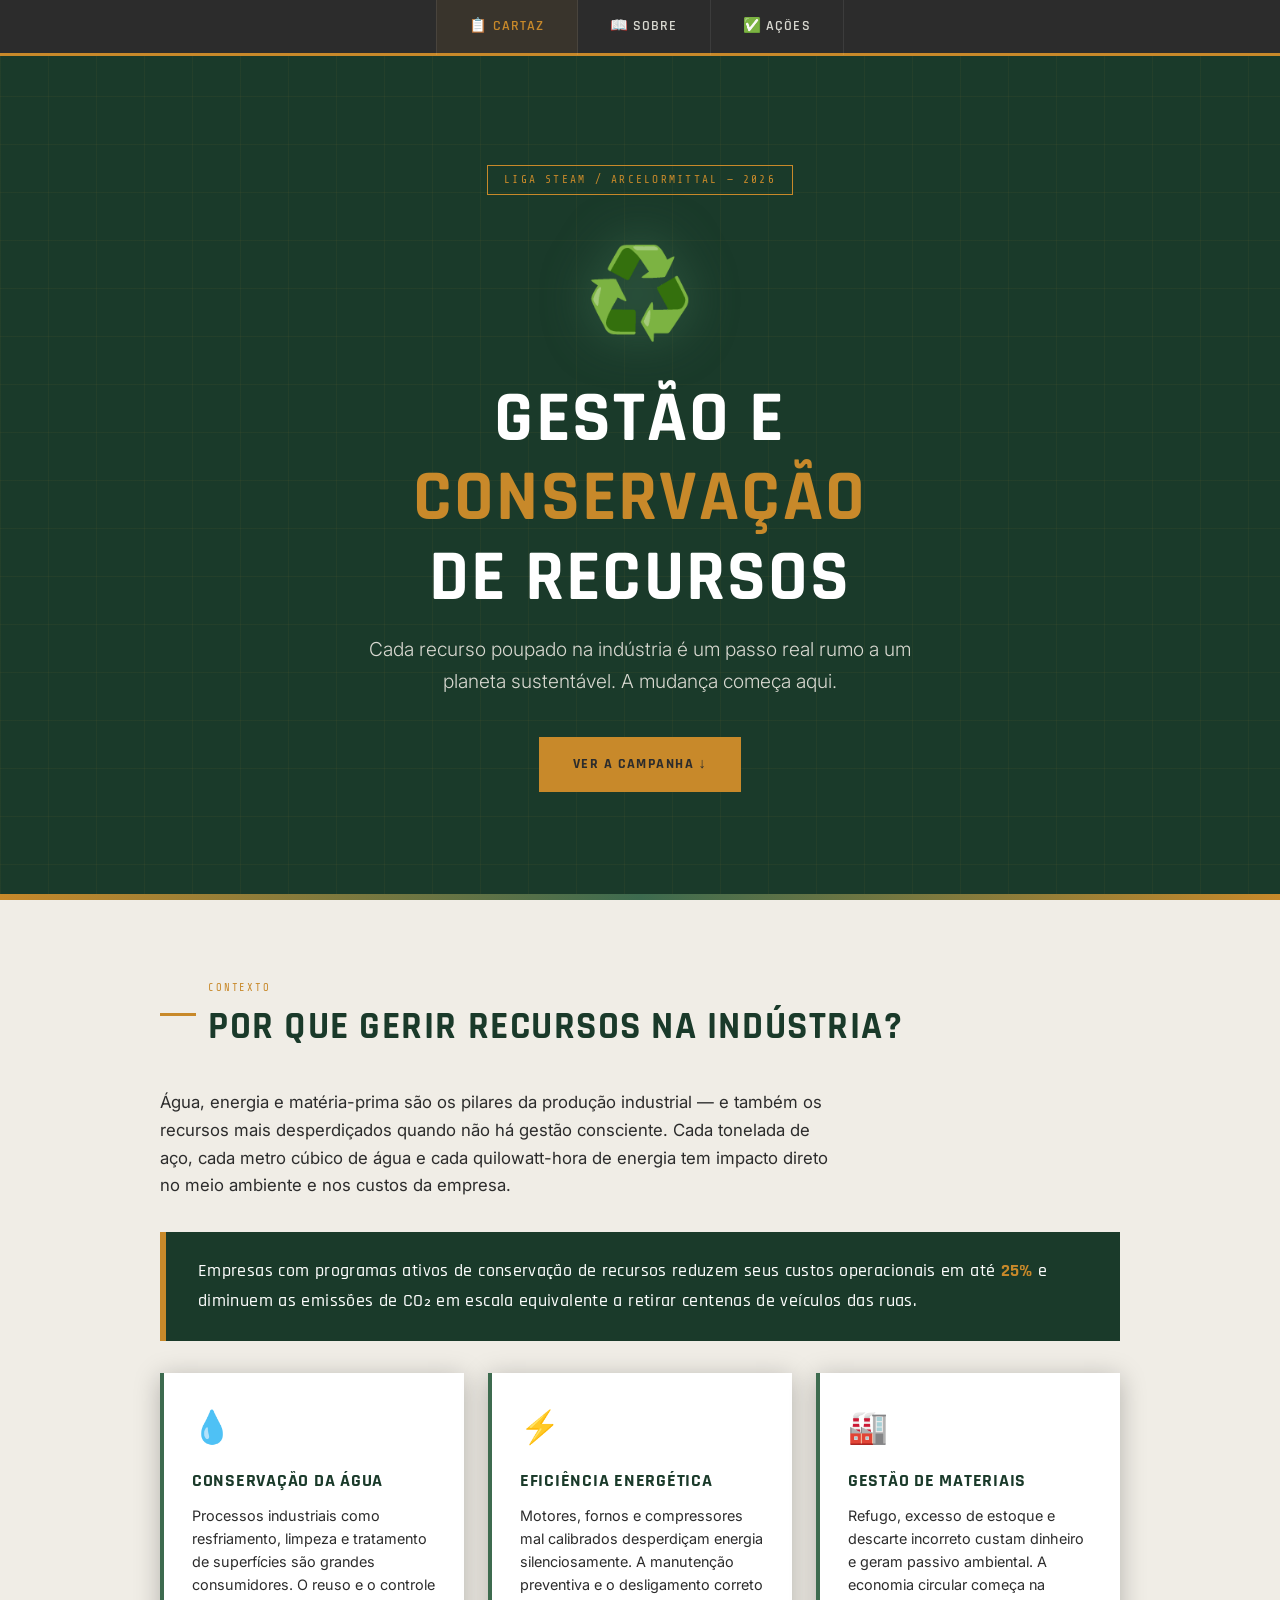
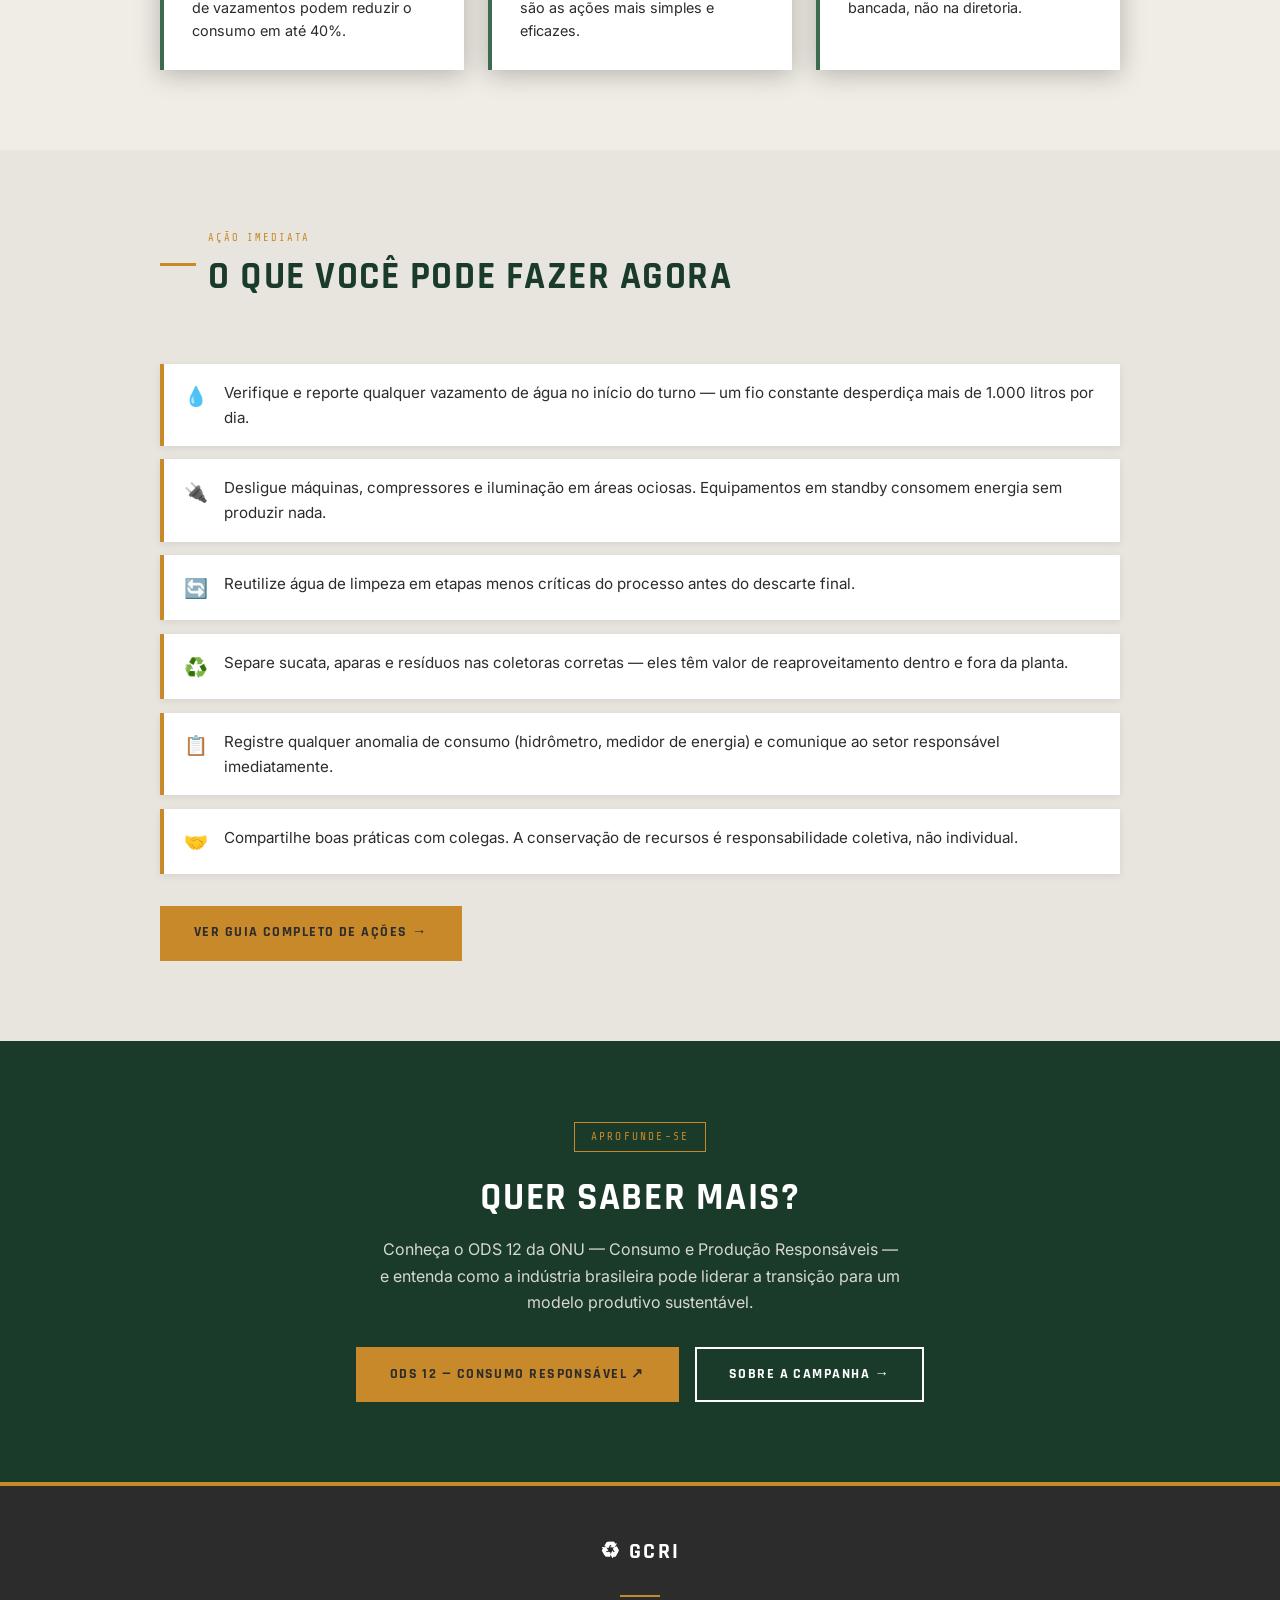
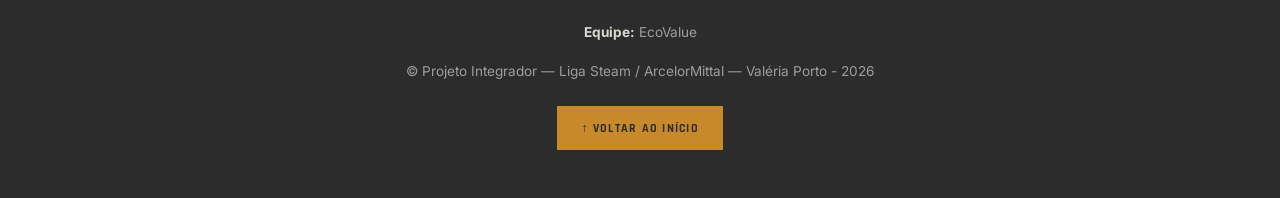
<file: index.html>
<!DOCTYPE html>
<html lang="pt-br">
<head>
  <meta charset="UTF-8">
  <meta name="viewport" content="width=device-width, initial-scale=1.0">
  <title>GCRI — Gestão e Conservação de Recursos na Indústria</title>
  <link rel="icon" href="data:image/svg+xml,<svg xmlns='http://www.w3.org/2000/svg' viewBox='0 0 100 100'><text y='0.9em' font-size='90'>♻</text></svg>">
  <link rel="stylesheet" href="css/style.css">
</head>
<body>

  <!-- ── NAVEGAÇÃO FIXA ── -->
  <nav class="menu-navegacao">
    <a href="index.html" class="ativo">📋 Cartaz</a>
    <a href="sobre.html">📖 Sobre</a>
    <a href="acoes.html">✅ Ações</a>
  </nav>

  <!-- ── HERO ── -->
  <header>
    <div class="container" style="position:relative;z-index:1;text-align:center;">
      <span class="hero-tag">LIGA STEAM / ARCELORMITTAL — 2026</span>
      <div class="hero-icone" role="img" aria-label="Reciclagem industrial">♻️</div>
      <h1>Gestão e<br><span>Conservação</span><br>de Recursos</h1>
      <p class="hero-subtitulo">
        Cada recurso poupado na indústria é um passo real rumo a um planeta sustentável. A mudança começa aqui.
      </p>
      <a href="#por-que" class="botao">Ver a campanha ↓</a>


    </div>
  </header>

  <main>

    <!-- ── POR QUE ESTA CAMPANHA ── -->
    <section id="por-que">
      <div class="container">
        <div class="secao-titulo-bloco">
          <div class="linha-ambar"></div>
          <div>
            <span class="etiqueta">Contexto</span>
            <h2>Por que gerir recursos na indústria?</h2>
          </div>
        </div>
        <p style="max-width:680px; font-size:1.05rem; margin-bottom:1.5rem;">
          Água, energia e matéria-prima são os pilares da produção industrial — e também os recursos mais desperdiçados quando não há gestão consciente. Cada tonelada de aço, cada metro cúbico de água e cada quilowatt-hora de energia tem impacto direto no meio ambiente e nos custos da empresa.
        </p>

        <div class="callout">
          Empresas com programas ativos de conservação de recursos reduzem seus custos operacionais em até <strong>25%</strong> e diminuem as emissões de CO₂ em escala equivalente a retirar centenas de veículos das ruas.
        </div>

        <div class="grid-cards">
          <div class="card">
            <div class="card-icone">💧</div>
            <h3>Conservação da Água</h3>
            <p>Processos industriais como resfriamento, limpeza e tratamento de superfícies são grandes consumidores. O reuso e o controle de vazamentos podem reduzir o consumo em até 40%.</p>
          </div>
          <div class="card">
            <div class="card-icone">⚡</div>
            <h3>Eficiência Energética</h3>
            <p>Motores, fornos e compressores mal calibrados desperdiçam energia silenciosamente. A manutenção preventiva e o desligamento correto são as ações mais simples e eficazes.</p>
          </div>
          <div class="card">
            <div class="card-icone">🏭</div>
            <h3>Gestão de Materiais</h3>
            <p>Refugo, excesso de estoque e descarte incorreto custam dinheiro e geram passivo ambiental. A economia circular começa na bancada, não na diretoria.</p>
          </div>
        </div>
      </div>
    </section>

    <!-- ── O QUE VOCÊ PODE FAZER ── -->
    <section class="secao-cinza" id="acoes-rapidas">
      <div class="container">
        <div class="secao-titulo-bloco">
          <div class="linha-ambar"></div>
          <div>
            <span class="etiqueta">Ação imediata</span>
            <h2>O que você pode fazer agora</h2>
          </div>
        </div>
        <ul class="lista-acoes">
          <li>
            <span class="icone-acao">💧</span>
            <span>Verifique e reporte qualquer vazamento de água no início do turno — um fio constante desperdiça mais de 1.000 litros por dia.</span>
          </li>
          <li>
            <span class="icone-acao">🔌</span>
            <span>Desligue máquinas, compressores e iluminação em áreas ociosas. Equipamentos em standby consomem energia sem produzir nada.</span>
          </li>
          <li>
            <span class="icone-acao">🔄</span>
            <span>Reutilize água de limpeza em etapas menos críticas do processo antes do descarte final.</span>
          </li>
          <li>
            <span class="icone-acao">♻️</span>
            <span>Separe sucata, aparas e resíduos nas coletoras corretas — eles têm valor de reaproveitamento dentro e fora da planta.</span>
          </li>
          <li>
            <span class="icone-acao">📋</span>
            <span>Registre qualquer anomalia de consumo (hidrômetro, medidor de energia) e comunique ao setor responsável imediatamente.</span>
          </li>
          <li>
            <span class="icone-acao">🤝</span>
            <span>Compartilhe boas práticas com colegas. A conservação de recursos é responsabilidade coletiva, não individual.</span>
          </li>
        </ul>
        <p style="margin-top:2rem;">
          <a href="acoes.html" class="botao">Ver guia completo de ações →</a>
        </p>
      </div>
    </section>

    <!-- ── SAIBA MAIS ── -->
    <section class="secao-escura" id="saiba-mais">
      <div class="container" style="text-align:center;">
        <span class="hero-tag">Aprofunde-se</span>
        <h2 style="color:#fff; margin-bottom:1rem;">Quer saber mais?</h2>
        <p style="color:var(--cinza-claro); max-width:520px; margin:0 auto 2rem;">
          Conheça o ODS 12 da ONU — Consumo e Produção Responsáveis — e entenda como a indústria brasileira pode liderar a transição para um modelo produtivo sustentável.
        </p>
        <div style="display:flex; gap:1rem; justify-content:center; flex-wrap:wrap;">
          <a href="https://brasil.un.org/pt-br/sdgs/12" target="_blank" class="botao">ODS 12 — Consumo Responsável ↗</a>
          <a href="sobre.html" class="botao botao-outline">Sobre a campanha →</a>
        </div>
      </div>
    </section>

  </main>

  <!-- ── FOOTER ── -->
  <footer>
    <div class="footer-inner">
      <div class="logo-footer">♻ GCRI</div>
      <div class="divisor-footer"></div>
      <p><strong>Equipe:</strong> EcoValue</p>
      <p>&copy; Projeto Integrador — Liga Steam / ArcelorMittal — Valéria Porto - 2026</p>
      <a href="#" class="botao" style="margin-top:0.5rem; font-size:0.78rem; padding:0.6rem 1.4rem;">↑ Voltar ao início</a>
    </div>
  </footer>

  <script src="js/main.js"></script>
</body>
</html>
</file>
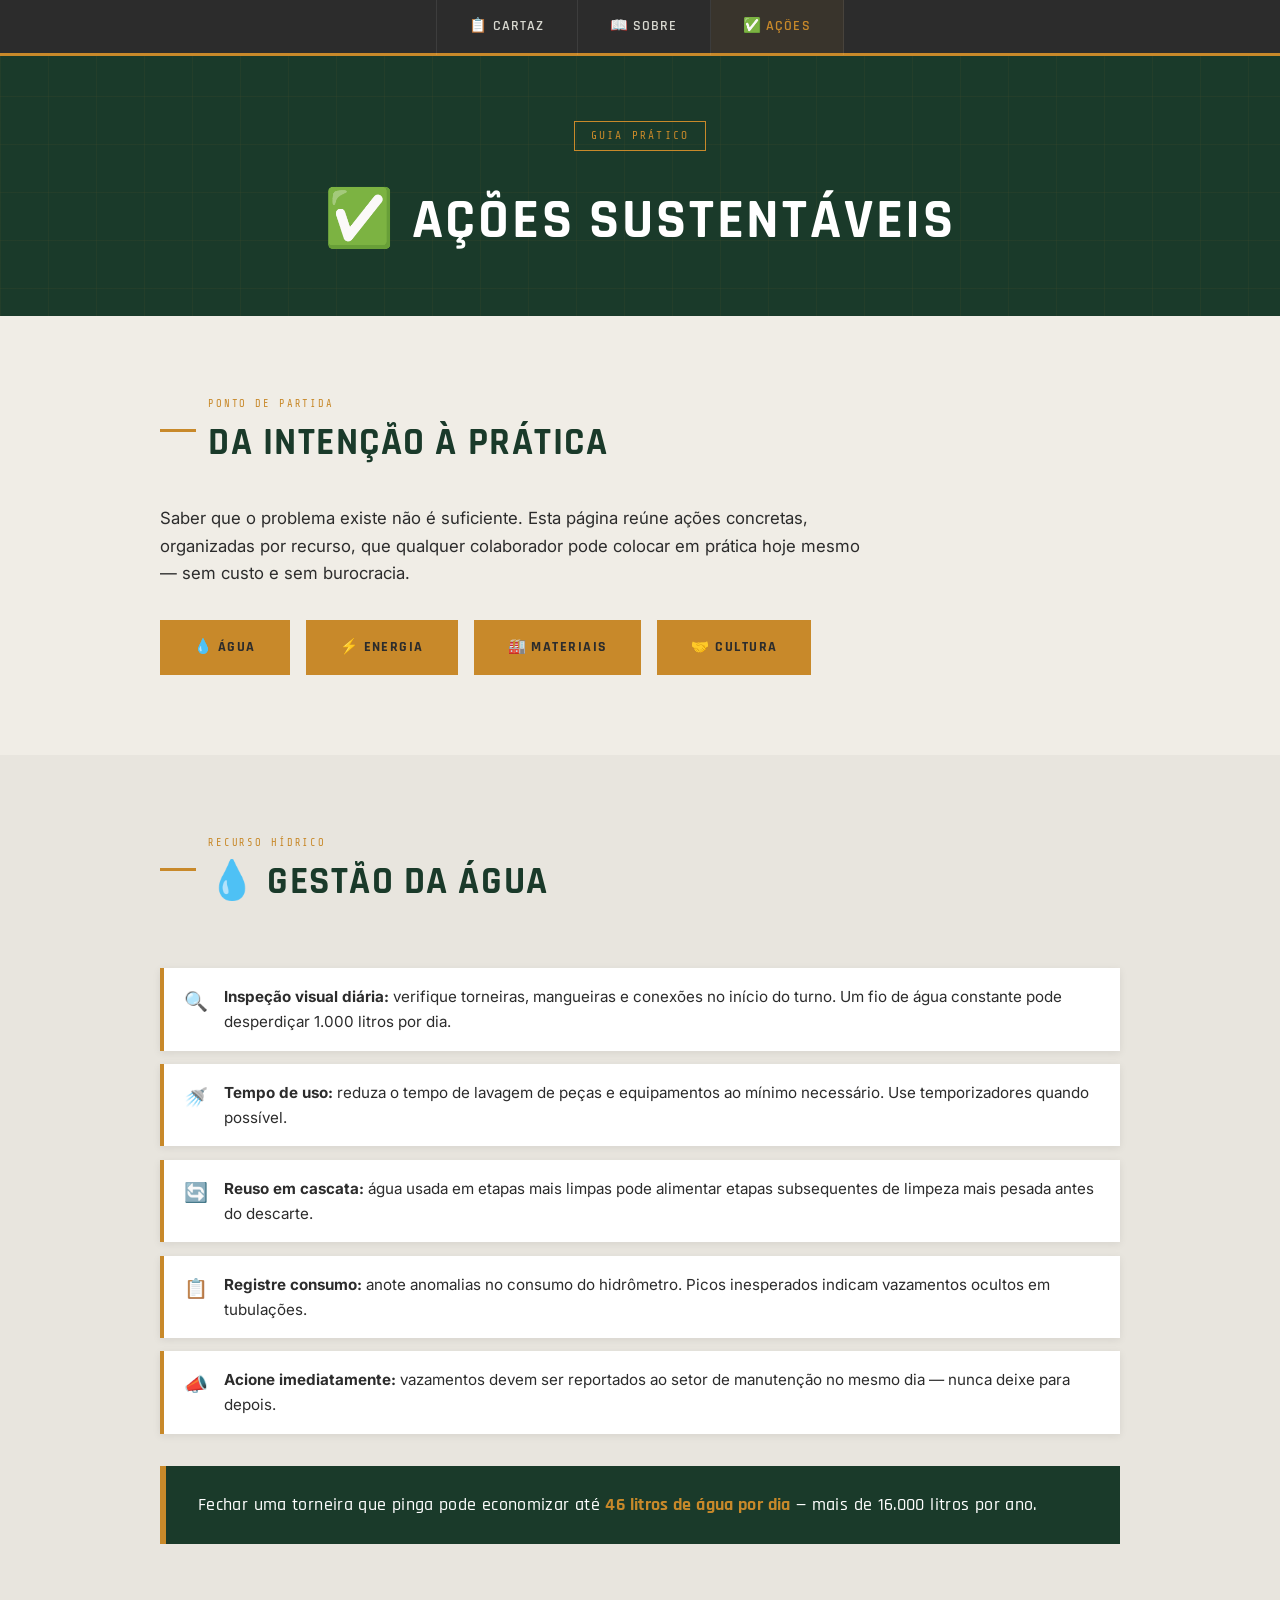
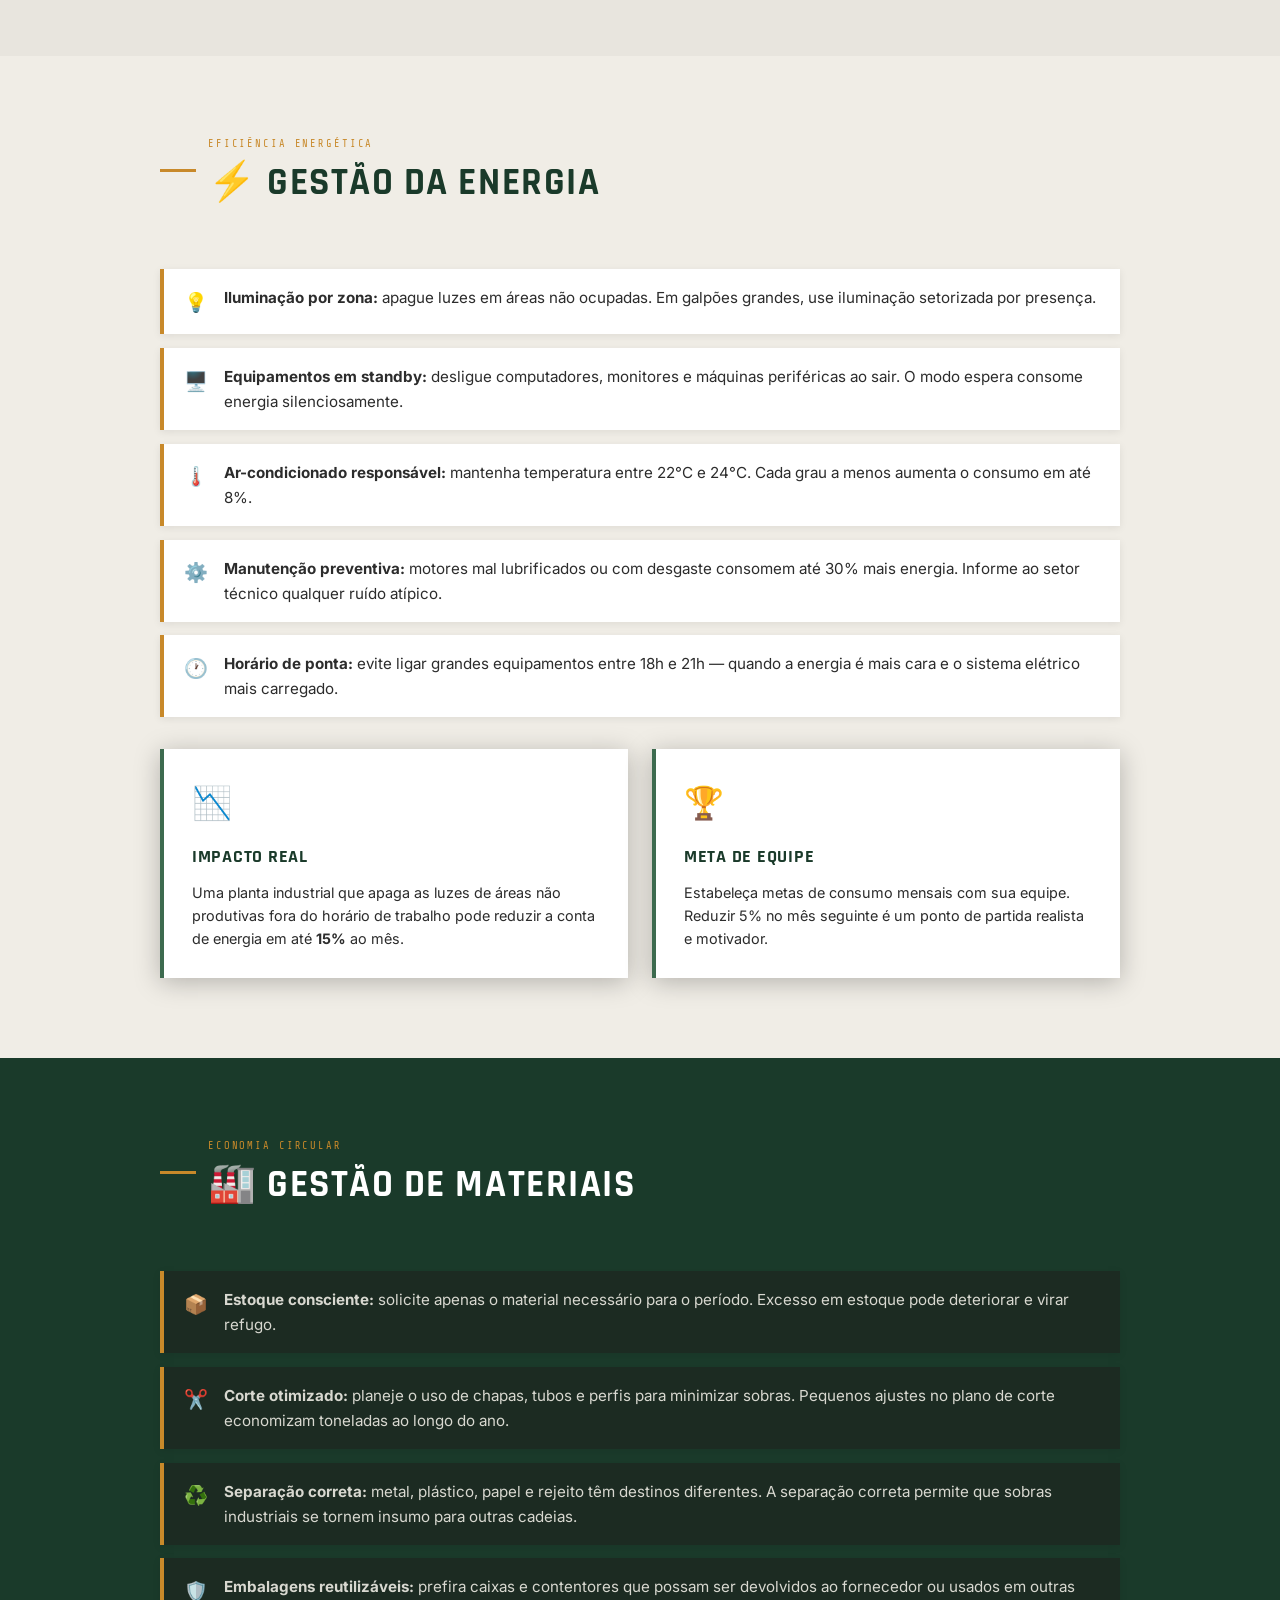
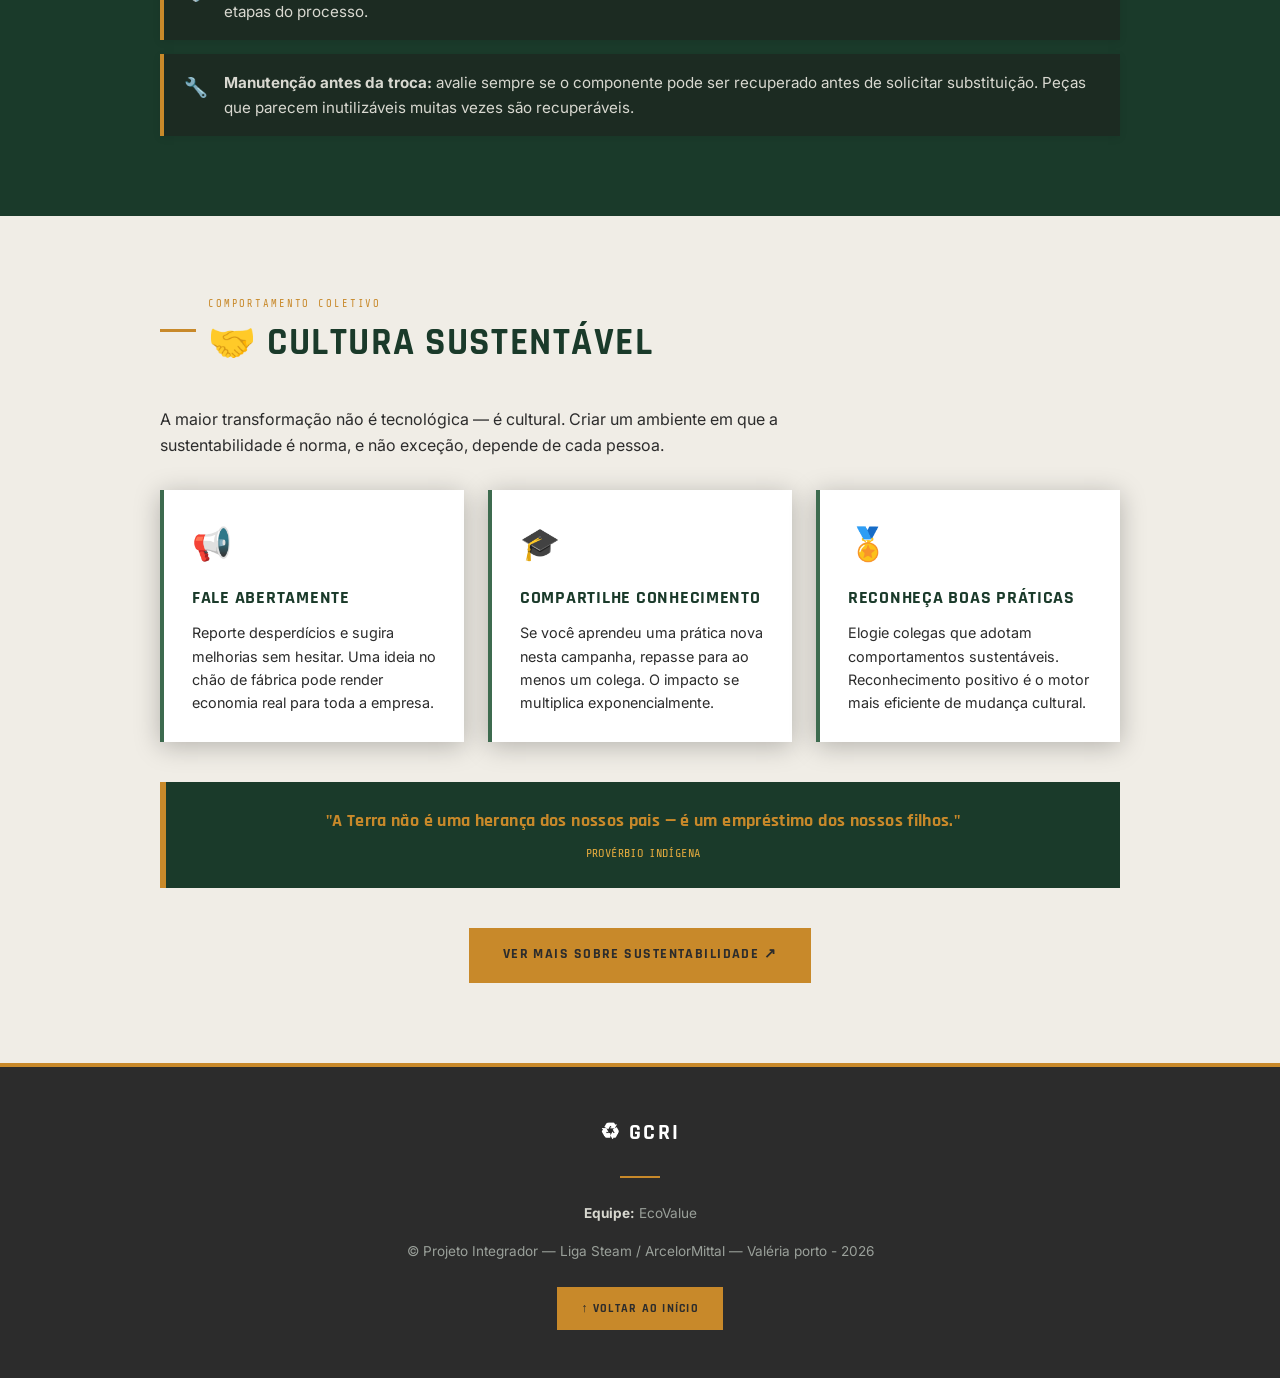
<file: acoes.html>
<!DOCTYPE html>
<html lang="pt-br">
<head>
  <meta charset="UTF-8">
  <meta name="viewport" content="width=device-width, initial-scale=1.0">
  <title>Ações — GCRI</title>
  <link rel="icon" href="data:image/svg+xml,<svg xmlns='http://www.w3.org/2000/svg' viewBox='0 0 100 100'><text y='0.9em' font-size='90'>♻</text></svg>">
  <link rel="stylesheet" href="css/style.css">
</head>
<body>

  <!-- ── NAVEGAÇÃO FIXA ── -->
  <nav class="menu-navegacao">
    <a href="index.html">📋 Cartaz</a>
    <a href="sobre.html">📖 Sobre</a>
    <a href="acoes.html" class="ativo">✅ Ações</a>
  </nav>

  <!-- ── PAGE HERO ── -->
  <div class="page-hero">
    <div class="container" style="position:relative;z-index:1;">
      <span class="hero-tag">Guia Prático</span>
      <h1>✅ Ações Sustentáveis</h1>
    </div>
  </div>

  <main>

    <!-- ── INTRO ── -->
    <section id="intro">
      <div class="container">
        <div class="secao-titulo-bloco">
          <div class="linha-ambar"></div>
          <div>
            <span class="etiqueta">Ponto de partida</span>
            <h2>Da intenção à prática</h2>
          </div>
        </div>
        <p style="font-size:1.05rem; max-width:700px; margin-bottom:2rem;">
          Saber que o problema existe não é suficiente. Esta página reúne ações concretas, organizadas por recurso, que qualquer colaborador pode colocar em prática hoje mesmo — sem custo e sem burocracia.
        </p>

        <div style="display:flex; gap:1rem; flex-wrap:wrap;">
          <a href="#agua" class="botao">💧 Água</a>
          <a href="#energia" class="botao">⚡ Energia</a>
          <a href="#materiais" class="botao">🏭 Materiais</a>
          <a href="#cultura" class="botao">🤝 Cultura</a>
        </div>
      </div>
    </section>

    <!-- ── ÁGUA ── -->
    <section class="secao-cinza" id="agua">
      <div class="container">
        <div class="secao-titulo-bloco">
          <div class="linha-ambar"></div>
          <div>
            <span class="etiqueta">Recurso hídrico</span>
            <h2>💧 Gestão da Água</h2>
          </div>
        </div>
        <ul class="lista-acoes">
          <li>
            <span class="icone-acao">🔍</span>
            <span><strong>Inspeção visual diária:</strong> verifique torneiras, mangueiras e conexões no início do turno. Um fio de água constante pode desperdiçar 1.000 litros por dia.</span>
          </li>
          <li>
            <span class="icone-acao">🚿</span>
            <span><strong>Tempo de uso:</strong> reduza o tempo de lavagem de peças e equipamentos ao mínimo necessário. Use temporizadores quando possível.</span>
          </li>
          <li>
            <span class="icone-acao">🔄</span>
            <span><strong>Reuso em cascata:</strong> água usada em etapas mais limpas pode alimentar etapas subsequentes de limpeza mais pesada antes do descarte.</span>
          </li>
          <li>
            <span class="icone-acao">📋</span>
            <span><strong>Registre consumo:</strong> anote anomalias no consumo do hidrômetro. Picos inesperados indicam vazamentos ocultos em tubulações.</span>
          </li>
          <li>
            <span class="icone-acao">📣</span>
            <span><strong>Acione imediatamente:</strong> vazamentos devem ser reportados ao setor de manutenção no mesmo dia — nunca deixe para depois.</span>
          </li>
        </ul>

        <div class="callout" style="margin-top:2rem;">
          Fechar uma torneira que pinga pode economizar até <strong>46 litros de água por dia</strong> — mais de 16.000 litros por ano.
        </div>
      </div>
    </section>

    <!-- ── ENERGIA ── -->
    <section id="energia">
      <div class="container">
        <div class="secao-titulo-bloco">
          <div class="linha-ambar"></div>
          <div>
            <span class="etiqueta">Eficiência energética</span>
            <h2>⚡ Gestão da Energia</h2>
          </div>
        </div>
        <ul class="lista-acoes">
          <li>
            <span class="icone-acao">💡</span>
            <span><strong>Iluminação por zona:</strong> apague luzes em áreas não ocupadas. Em galpões grandes, use iluminação setorizada por presença.</span>
          </li>
          <li>
            <span class="icone-acao">🖥️</span>
            <span><strong>Equipamentos em standby:</strong> desligue computadores, monitores e máquinas periféricas ao sair. O modo espera consome energia silenciosamente.</span>
          </li>
          <li>
            <span class="icone-acao">🌡️</span>
            <span><strong>Ar-condicionado responsável:</strong> mantenha temperatura entre 22°C e 24°C. Cada grau a menos aumenta o consumo em até 8%.</span>
          </li>
          <li>
            <span class="icone-acao">⚙️</span>
            <span><strong>Manutenção preventiva:</strong> motores mal lubrificados ou com desgaste consomem até 30% mais energia. Informe ao setor técnico qualquer ruído atípico.</span>
          </li>
          <li>
            <span class="icone-acao">🕐</span>
            <span><strong>Horário de ponta:</strong> evite ligar grandes equipamentos entre 18h e 21h — quando a energia é mais cara e o sistema elétrico mais carregado.</span>
          </li>
        </ul>

        <div class="grid-cards" style="margin-top:2rem;">
          <div class="card">
            <div class="card-icone">📉</div>
            <h3>Impacto Real</h3>
            <p>Uma planta industrial que apaga as luzes de áreas não produtivas fora do horário de trabalho pode reduzir a conta de energia em até <strong>15%</strong> ao mês.</p>
          </div>
          <div class="card">
            <div class="card-icone">🏆</div>
            <h3>Meta de equipe</h3>
            <p>Estabeleça metas de consumo mensais com sua equipe. Reduzir 5% no mês seguinte é um ponto de partida realista e motivador.</p>
          </div>
        </div>
      </div>
    </section>

    <!-- ── MATERIAIS ── -->
    <section class="secao-escura" id="materiais">
      <div class="container">
        <div class="secao-titulo-bloco">
          <div class="linha-ambar"></div>
          <div>
            <span class="etiqueta">Economia circular</span>
            <h2>🏭 Gestão de Materiais</h2>
          </div>
        </div>
        <ul class="lista-acoes" style="background:transparent;">
          <li style="background:var(--cinza-painel); color:var(--cinza-claro); border-left-color:var(--ambar);">
            <span class="icone-acao">📦</span>
            <span><strong>Estoque consciente:</strong> solicite apenas o material necessário para o período. Excesso em estoque pode deteriorar e virar refugo.</span>
          </li>
          <li style="background:var(--cinza-painel); color:var(--cinza-claro); border-left-color:var(--ambar);">
            <span class="icone-acao">✂️</span>
            <span><strong>Corte otimizado:</strong> planeje o uso de chapas, tubos e perfis para minimizar sobras. Pequenos ajustes no plano de corte economizam toneladas ao longo do ano.</span>
          </li>
          <li style="background:var(--cinza-painel); color:var(--cinza-claro); border-left-color:var(--ambar);">
            <span class="icone-acao">♻️</span>
            <span><strong>Separação correta:</strong> metal, plástico, papel e rejeito têm destinos diferentes. A separação correta permite que sobras industriais se tornem insumo para outras cadeias.</span>
          </li>
          <li style="background:var(--cinza-painel); color:var(--cinza-claro); border-left-color:var(--ambar);">
            <span class="icone-acao">🛡️</span>
            <span><strong>Embalagens reutilizáveis:</strong> prefira caixas e contentores que possam ser devolvidos ao fornecedor ou usados em outras etapas do processo.</span>
          </li>
          <li style="background:var(--cinza-painel); color:var(--cinza-claro); border-left-color:var(--ambar);">
            <span class="icone-acao">🔧</span>
            <span><strong>Manutenção antes da troca:</strong> avalie sempre se o componente pode ser recuperado antes de solicitar substituição. Peças que parecem inutilizáveis muitas vezes são recuperáveis.</span>
          </li>
        </ul>
      </div>
    </section>

    <!-- ── CULTURA ── -->
    <section id="cultura">
      <div class="container">
        <div class="secao-titulo-bloco">
          <div class="linha-ambar"></div>
          <div>
            <span class="etiqueta">Comportamento coletivo</span>
            <h2>🤝 Cultura Sustentável</h2>
          </div>
        </div>
        <p style="max-width:700px; margin-bottom:2rem;">
          A maior transformação não é tecnológica — é cultural. Criar um ambiente em que a sustentabilidade é norma, e não exceção, depende de cada pessoa.
        </p>

        <div class="grid-cards">
          <div class="card">
            <div class="card-icone">📢</div>
            <h3>Fale abertamente</h3>
            <p>Reporte desperdícios e sugira melhorias sem hesitar. Uma ideia no chão de fábrica pode render economia real para toda a empresa.</p>
          </div>
          <div class="card">
            <div class="card-icone">🎓</div>
            <h3>Compartilhe conhecimento</h3>
            <p>Se você aprendeu uma prática nova nesta campanha, repasse para ao menos um colega. O impacto se multiplica exponencialmente.</p>
          </div>
          <div class="card">
            <div class="card-icone">🏅</div>
            <h3>Reconheça boas práticas</h3>
            <p>Elogie colegas que adotam comportamentos sustentáveis. Reconhecimento positivo é o motor mais eficiente de mudança cultural.</p>
          </div>
        </div>

        <div class="callout" style="margin-top:2.5rem; text-align:center;">
          <strong>"A Terra não é uma herança dos nossos pais — é um empréstimo dos nossos filhos."</strong><br>
          <span style="font-family:var(--fonte-mono); font-size:0.75rem; color:var(--ambar-claro); margin-top:0.5rem; display:block;">PROVÉRBIO INDÍGENA</span>
        </div>

        <p style="margin-top:2.5rem; text-align:center;">
          <a href="https://brasil.un.org/pt-br/sdgs/12" target="_blank" class="botao">Ver mais sobre sustentabilidade ↗</a>
        </p>
      </div>
    </section>

  </main>

  <!-- ── FOOTER ── -->
  <footer>
    <div class="footer-inner">
      <div class="logo-footer">♻ GCRI</div>
      <div class="divisor-footer"></div>
      <p><strong>Equipe:</strong> EcoValue</p>
      <p>&copy; Projeto Integrador — Liga Steam / ArcelorMittal — Valéria porto - 2026</p>
      <a href="#" class="botao" style="margin-top:0.5rem; font-size:0.78rem; padding:0.6rem 1.4rem;">↑ Voltar ao início</a>
    </div>
  </footer>

  <script src="js/main.js"></script>
</body>
</html>
</file>
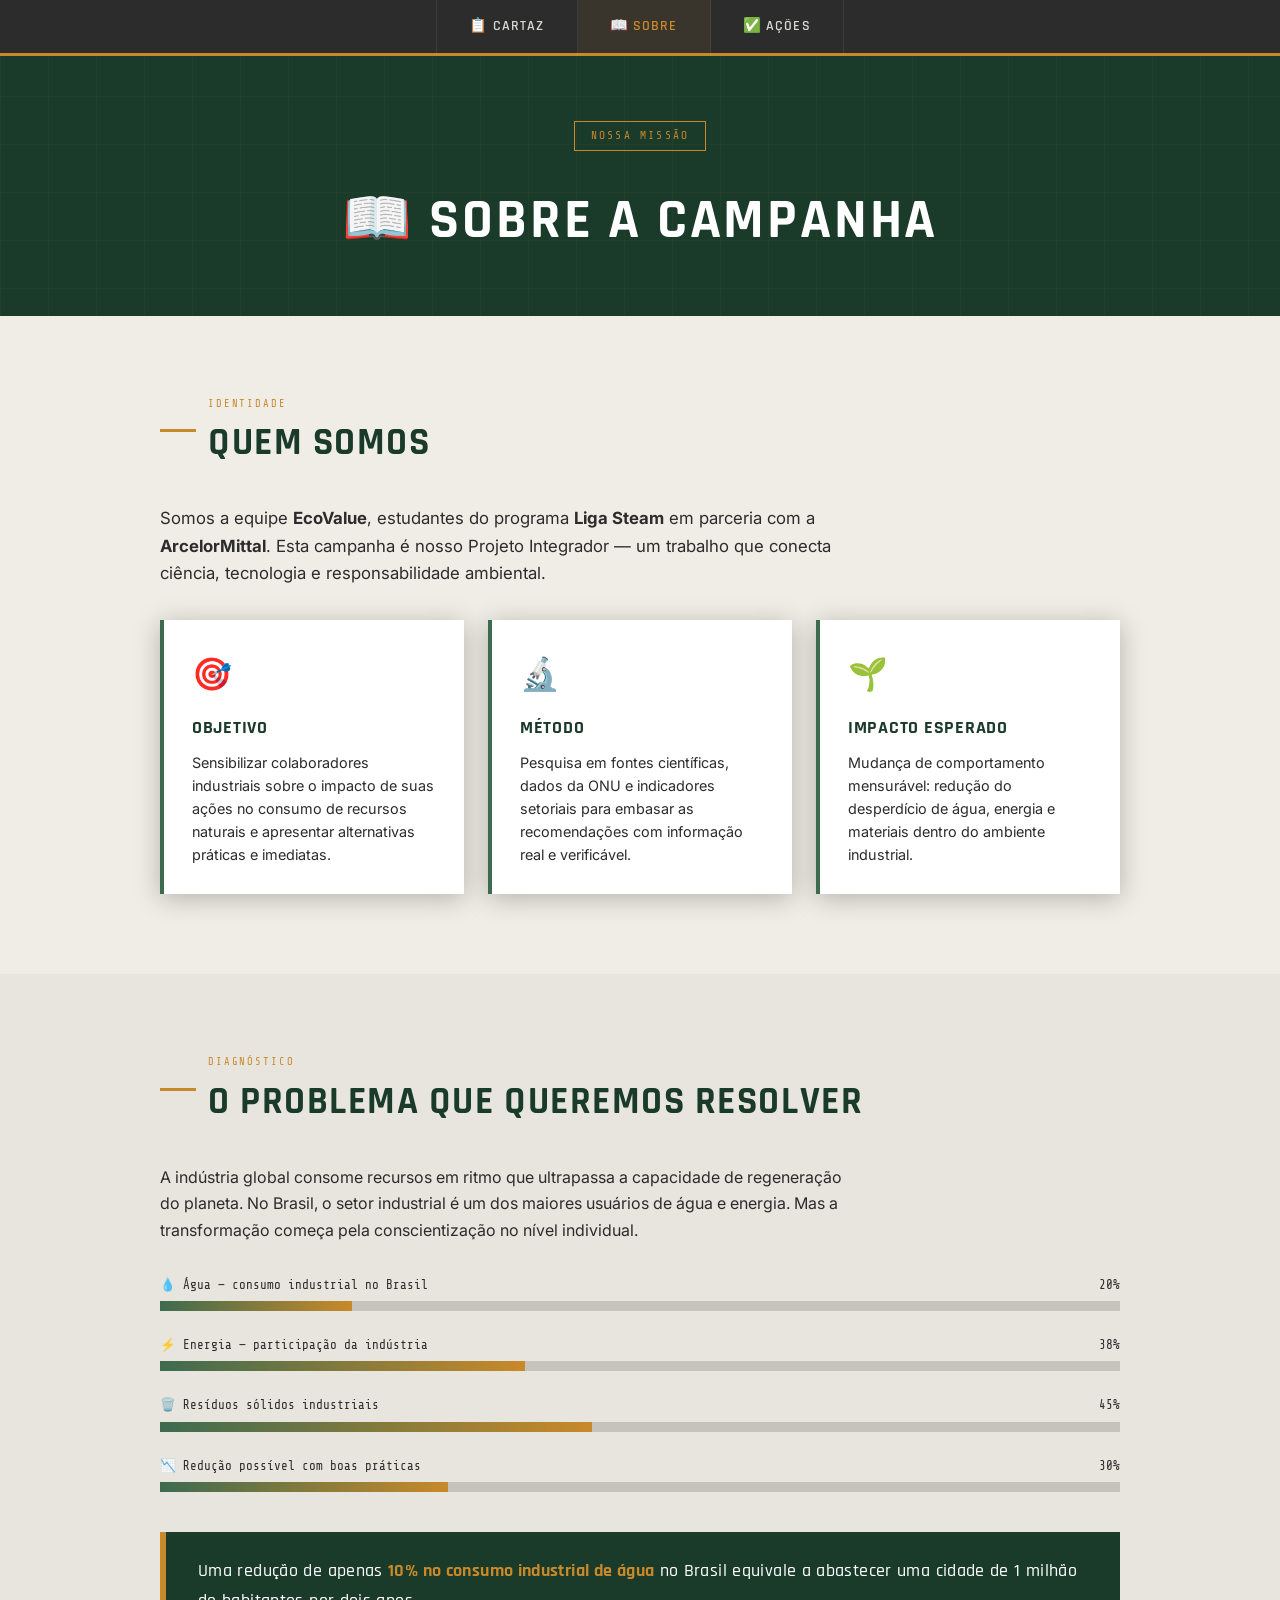
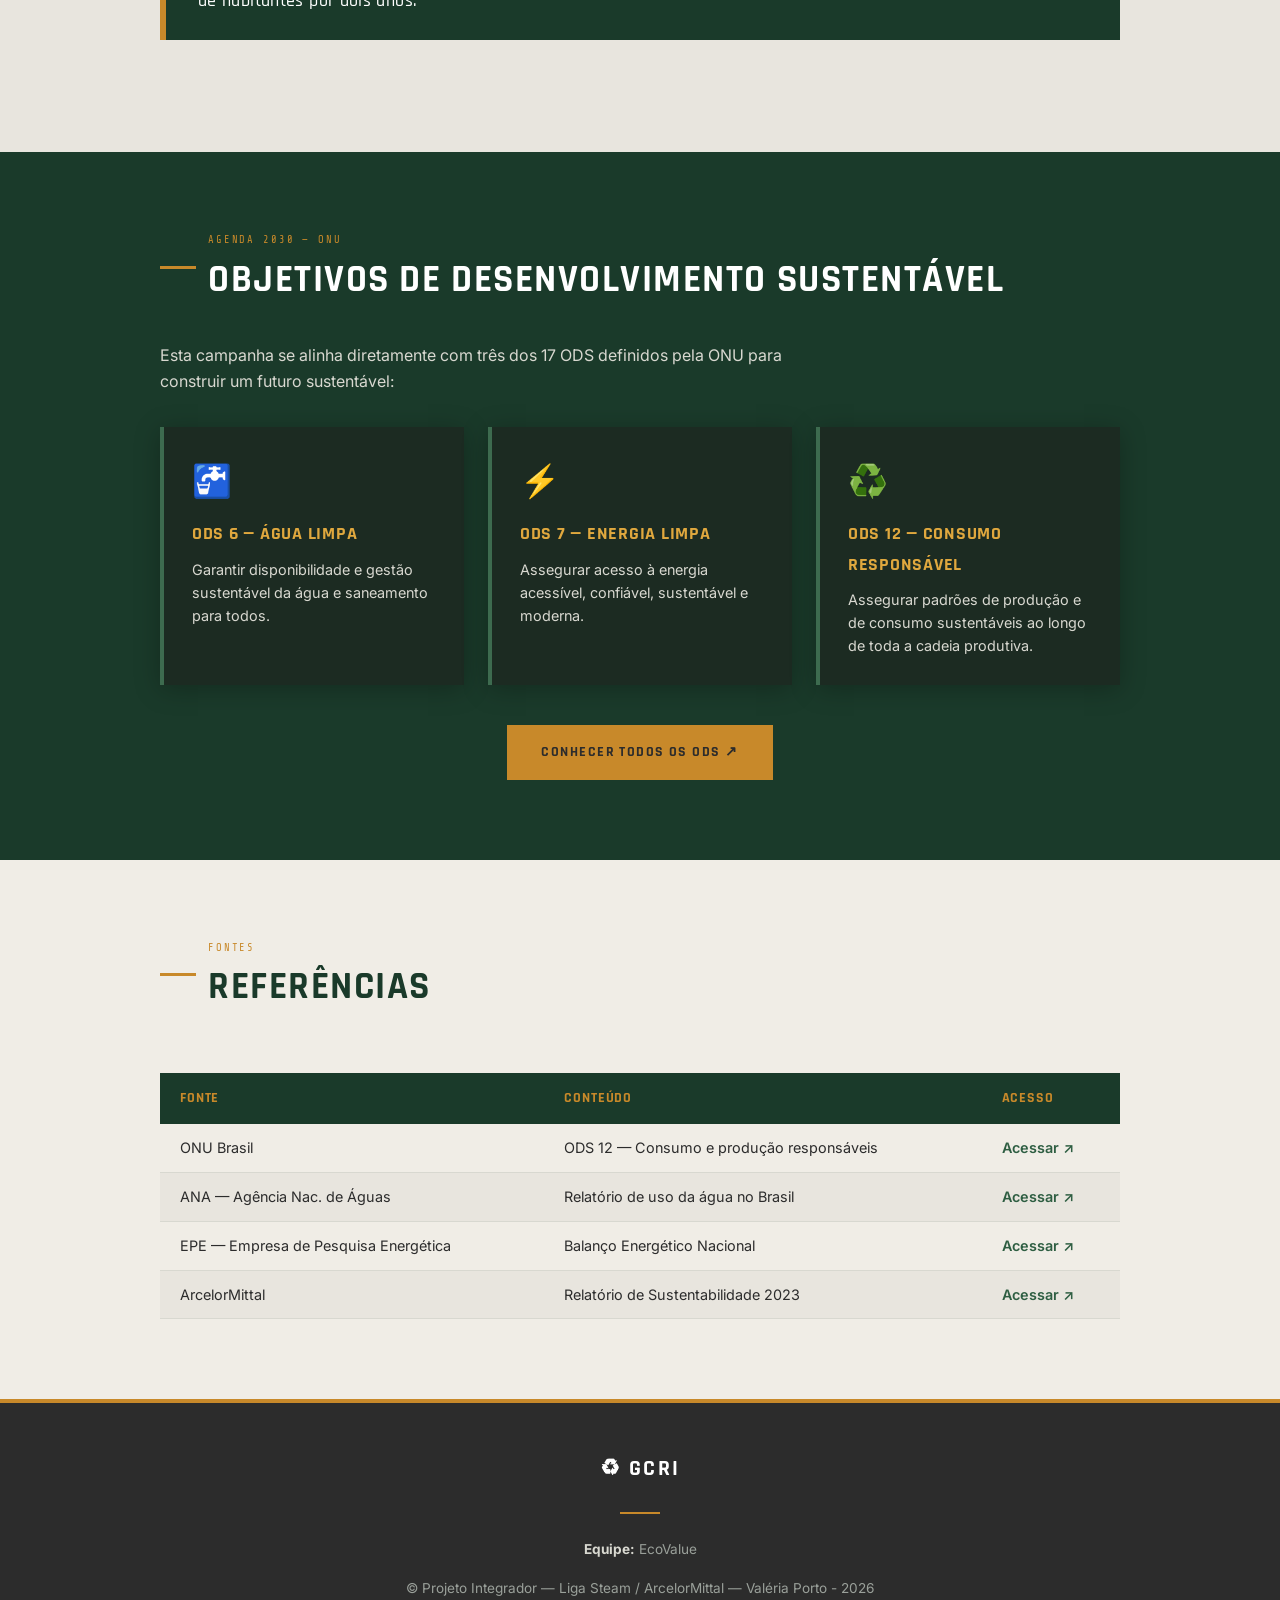
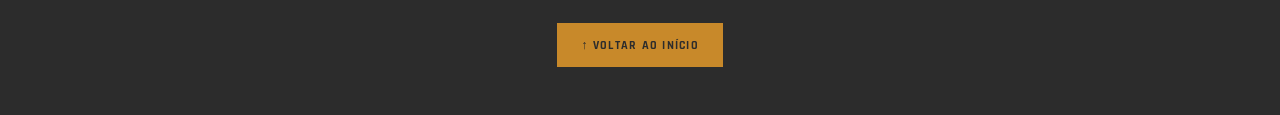
<file: sobre.html>
<!DOCTYPE html>
<html lang="pt-br">
<head>
  <meta charset="UTF-8">
  <meta name="viewport" content="width=device-width, initial-scale=1.0">
  <title>Sobre — GCRI</title>
  <link rel="icon" href="data:image/svg+xml,<svg xmlns='http://www.w3.org/2000/svg' viewBox='0 0 100 100'><text y='0.9em' font-size='90'>♻</text></svg>">
  <link rel="stylesheet" href="css/style.css">
</head>
<body>

  <!-- ── NAVEGAÇÃO FIXA ── -->
  <nav class="menu-navegacao">
    <a href="index.html">📋 Cartaz</a>
    <a href="sobre.html" class="ativo">📖 Sobre</a>
    <a href="acoes.html">✅ Ações</a>
  </nav>

  <!-- ── PAGE HERO ── -->
  <div class="page-hero">
    <div class="container" style="position:relative;z-index:1;">
      <span class="hero-tag">Nossa Missão</span>
      <h1>📖 Sobre a Campanha</h1>
    </div>
  </div>

  <main>

    <!-- ── QUEM SOMOS ── -->
    <section id="quem-somos">
      <div class="container">
        <div class="secao-titulo-bloco">
          <div class="linha-ambar"></div>
          <div>
            <span class="etiqueta">Identidade</span>
            <h2>Quem somos</h2>
          </div>
        </div>
        <p style="font-size:1.05rem; max-width:700px; margin-bottom:2rem;">
          Somos a equipe <strong>EcoValue</strong>, estudantes do programa <strong>Liga Steam</strong> em parceria com a <strong>ArcelorMittal</strong>. Esta campanha é nosso Projeto Integrador — um trabalho que conecta ciência, tecnologia e responsabilidade ambiental.
        </p>

        <div class="grid-cards">
          <div class="card">
            <div class="card-icone">🎯</div>
            <h3>Objetivo</h3>
            <p>Sensibilizar colaboradores industriais sobre o impacto de suas ações no consumo de recursos naturais e apresentar alternativas práticas e imediatas.</p>
          </div>
          <div class="card">
            <div class="card-icone">🔬</div>
            <h3>Método</h3>
            <p>Pesquisa em fontes científicas, dados da ONU e indicadores setoriais para embasar as recomendações com informação real e verificável.</p>
          </div>
          <div class="card">
            <div class="card-icone">🌱</div>
            <h3>Impacto esperado</h3>
            <p>Mudança de comportamento mensurável: redução do desperdício de água, energia e materiais dentro do ambiente industrial.</p>
          </div>
        </div>
      </div>
    </section>

    <!-- ── O PROBLEMA ── -->
    <section class="secao-cinza" id="o-problema">
      <div class="container">
        <div class="secao-titulo-bloco">
          <div class="linha-ambar"></div>
          <div>
            <span class="etiqueta">Diagnóstico</span>
            <h2>O problema que queremos resolver</h2>
          </div>
        </div>

        <p style="max-width:700px; margin-bottom:2rem;">
          A indústria global consome recursos em ritmo que ultrapassa a capacidade de regeneração do planeta. No Brasil, o setor industrial é um dos maiores usuários de água e energia. Mas a transformação começa pela conscientização no nível individual.
        </p>

        <div class="barra-wrap">
          <div class="barra-label"><span>💧 Água — consumo industrial no Brasil</span><span>20%</span></div>
          <div class="barra-fundo"><div class="barra-fill" data-largura="20%"></div></div>
        </div>
        <div class="barra-wrap">
          <div class="barra-label"><span>⚡ Energia — participação da indústria</span><span>38%</span></div>
          <div class="barra-fundo"><div class="barra-fill" data-largura="38%"></div></div>
        </div>
        <div class="barra-wrap">
          <div class="barra-label"><span>🗑️ Resíduos sólidos industriais</span><span>45%</span></div>
          <div class="barra-fundo"><div class="barra-fill" data-largura="45%"></div></div>
        </div>
        <div class="barra-wrap">
          <div class="barra-label"><span>📉 Redução possível com boas práticas</span><span>30%</span></div>
          <div class="barra-fundo"><div class="barra-fill" data-largura="30%"></div></div>
        </div>

        <div class="callout" style="margin-top:2.5rem;">
          Uma redução de apenas <strong>10% no consumo industrial de água</strong> no Brasil equivale a abastecer uma cidade de 1 milhão de habitantes por dois anos.
        </div>
      </div>
    </section>

    <!-- ── CONEXÃO COM OS ODS ── -->
    <section id="ods" class="secao-escura">
      <div class="container">
        <div class="secao-titulo-bloco">
          <div class="linha-ambar"></div>
          <div>
            <span class="etiqueta">Agenda 2030 — ONU</span>
            <h2>Objetivos de Desenvolvimento Sustentável</h2>
          </div>
        </div>
        <p style="color:var(--cinza-claro); max-width:680px; margin-bottom:2rem;">
          Esta campanha se alinha diretamente com três dos 17 ODS definidos pela ONU para construir um futuro sustentável:
        </p>

        <div class="grid-cards">
          <div class="card">
            <div class="card-icone">🚰</div>
            <h3>ODS 6 — Água Limpa</h3>
            <p>Garantir disponibilidade e gestão sustentável da água e saneamento para todos.</p>
          </div>
          <div class="card">
            <div class="card-icone">⚡</div>
            <h3>ODS 7 — Energia Limpa</h3>
            <p>Assegurar acesso à energia acessível, confiável, sustentável e moderna.</p>
          </div>
          <div class="card">
            <div class="card-icone">♻️</div>
            <h3>ODS 12 — Consumo Responsável</h3>
            <p>Assegurar padrões de produção e de consumo sustentáveis ao longo de toda a cadeia produtiva.</p>
          </div>
        </div>

        <p style="margin-top:2.5rem; text-align:center;">
          <a href="https://brasil.un.org/pt-br/sdgs" target="_blank" class="botao">Conhecer todos os ODS ↗</a>
        </p>
      </div>
    </section>

    <!-- ── REFERÊNCIAS ── -->
    <section id="referencias">
      <div class="container">
        <div class="secao-titulo-bloco">
          <div class="linha-ambar"></div>
          <div>
            <span class="etiqueta">Fontes</span>
            <h2>Referências</h2>
          </div>
        </div>
        <table>
          <thead>
            <tr>
              <th>Fonte</th>
              <th>Conteúdo</th>
              <th>Acesso</th>
            </tr>
          </thead>
          <tbody>
            <tr>
              <td>ONU Brasil</td>
              <td>ODS 12 — Consumo e produção responsáveis</td>
              <td><a href="https://brasil.un.org/pt-br/sdgs/12" target="_blank" style="color:var(--verde-medio); font-weight:600;">Acessar ↗</a></td>
            </tr>
            <tr>
              <td>ANA — Agência Nac. de Águas</td>
              <td>Relatório de uso da água no Brasil</td>
              <td><a href="https://www.gov.br/ana/pt-br" target="_blank" style="color:var(--verde-medio); font-weight:600;">Acessar ↗</a></td>
            </tr>
            <tr>
              <td>EPE — Empresa de Pesquisa Energética</td>
              <td>Balanço Energético Nacional</td>
              <td><a href="https://www.epe.gov.br" target="_blank" style="color:var(--verde-medio); font-weight:600;">Acessar ↗</a></td>
            </tr>
            <tr>
              <td>ArcelorMittal</td>
              <td>Relatório de Sustentabilidade 2023</td>
              <td><a href="https://corporate.arcelormittal.com/sustainability" target="_blank" style="color:var(--verde-medio); font-weight:600;">Acessar ↗</a></td>
            </tr>
          </tbody>
        </table>
      </div>
    </section>

  </main>

  <!-- ── FOOTER ── -->
  <footer>
    <div class="footer-inner">
      <div class="logo-footer">♻ GCRI</div>
      <div class="divisor-footer"></div>
      <p><strong>Equipe:</strong> EcoValue</p>
      <p>&copy; Projeto Integrador — Liga Steam / ArcelorMittal — Valéria Porto - 2026</p>
      <a href="#" class="botao" style="margin-top:0.5rem; font-size:0.78rem; padding:0.6rem 1.4rem;">↑ Voltar ao início</a>
    </div>
  </footer>

  <script src="js/main.js"></script>
</body>
</html>
</file>
<file: css/style.css>
@import url('https://fonts.googleapis.com/css2?family=Rajdhani:wght@400;500;600;700&family=Inter:wght@300;400;500;600&family=Share+Tech+Mono&display=swap');
 
/* ── Variáveis ── */
:root {
  --verde-escuro:  #1A3A2A;
  --verde-medio:   #2E5E42;
  --verde-musgo:   #3D6B4F;
  --ambar:         #C8892A;
  --ambar-claro:   #E0A83E;
  --creme:         #F0EDE6;
  --grafite:       #2C2C2C;
  --branco:        #FFFFFF;
  --cinza-claro:   #D8D8D0;
  --cinza-painel:  #1C2B22;
 
  --fonte-display: 'Rajdhani', sans-serif;
  --fonte-corpo:   'Inter', sans-serif;
  --fonte-mono:    'Share Tech Mono', monospace;
 
  --sombra:        0 4px 24px rgba(0,0,0,0.25);
  --borda-panel:   2px solid var(--ambar);
  --raio:          4px;
}
 
/* ── Reset & Base ── */
*, *::before, *::after { box-sizing: border-box; margin: 0; padding: 0; }
 
html { scroll-behavior: smooth; font-size: 16px; }
 
body {
  font-family: var(--fonte-corpo);
  background: var(--creme);
  color: var(--grafite);
  line-height: 1.65;
}
 
img { display: block; max-width: 100%; }
 
a { color: inherit; text-decoration: none; }
 
/* ── NAVEGAÇÃO FIXA ── */
.menu-navegacao {
  position: fixed;
  top: 0;
  left: 0;
  width: 100%;
  z-index: 1000;
  display: flex;
  align-items: center;
  justify-content: center;
  gap: 0;
  background: var(--grafite);
  border-bottom: 3px solid var(--ambar);
  height: 56px;
}
 
.menu-navegacao a {
  font-family: var(--fonte-display);
  font-size: 0.9rem;
  font-weight: 600;
  letter-spacing: 0.08em;
  text-transform: uppercase;
  color: var(--cinza-claro);
  padding: 0 2rem;
  height: 56px;
  display: flex;
  align-items: center;
  border-right: 1px solid rgba(255,255,255,0.08);
  transition: color 0.2s, background 0.2s;
}
 
.menu-navegacao a:first-child {
  border-left: 1px solid rgba(255,255,255,0.08);
}
 
.menu-navegacao a:hover,
.menu-navegacao a.ativo {
  color: var(--ambar);
  background: rgba(200,137,42,0.08);
}
 
/* ── HEADER / HERO ── */
header {
  padding-top: 56px; /* compensa nav fixa */
  background: var(--verde-escuro);
  position: relative;
  overflow: hidden;
  min-height: 100vh;
  display: flex;
  flex-direction: column;
  align-items: center;
  justify-content: center;
  text-align: center;
}
 
/* Padrão de grade industrial no fundo */
header::before {
  content: "";
  position: absolute;
  inset: 0;
  background-image:
    linear-gradient(rgba(200,137,42,0.06) 1px, transparent 1px),
    linear-gradient(90deg, rgba(200,137,42,0.06) 1px, transparent 1px);
  background-size: 48px 48px;
  pointer-events: none;
}
 
header::after {
  content: "";
  position: absolute;
  bottom: 0;
  left: 0;
  width: 100%;
  height: 6px;
  background: linear-gradient(90deg, var(--ambar), var(--verde-musgo), var(--ambar));
}
 
.hero-tag {
  font-family: var(--fonte-mono);
  font-size: 0.7rem;
  letter-spacing: 0.2em;
  color: var(--ambar);
  text-transform: uppercase;
  border: 1px solid var(--ambar);
  padding: 0.3rem 1rem;
  margin-bottom: 1.5rem;
  display: inline-block;
}
 
.hero-icone {
  font-size: clamp(3rem, 8vw, 5.5rem);
  margin-bottom: 1rem;
  filter: drop-shadow(0 0 24px rgba(61,107,79,0.8));
  animation: pulso 3s ease-in-out infinite;
}
 
@keyframes pulso {
  0%, 100% { transform: scale(1); }
  50% { transform: scale(1.06); }
}
 
header h1 {
  font-family: var(--fonte-display);
  font-size: clamp(2.2rem, 6vw, 4.5rem);
  font-weight: 700;
  color: var(--branco);
  line-height: 1.1;
  letter-spacing: 0.03em;
  text-transform: uppercase;
  max-width: 900px;
  margin-bottom: 1rem;
}
 
header h1 span {
  color: var(--ambar);
}
 
.hero-subtitulo {
  font-family: var(--fonte-corpo);
  font-size: clamp(1rem, 2vw, 1.2rem);
  color: var(--cinza-claro);
  max-width: 600px;
  margin: 0 auto 2.5rem;
  font-weight: 300;
  text-align: center;
}
 
/* ── PAINEL DE MÉTRICAS (assinatura visual) ── */
.painel-metricas {
  display: flex;
  gap: 1px;
  background: var(--ambar);
  border: var(--borda-panel);
  margin-top: 2rem;
  position: relative;
  z-index: 1;
}
 
.metrica {
  background: var(--cinza-painel);
  padding: 1.2rem 2rem;
  text-align: center;
  flex: 1;
  min-width: 130px;
}
 
.metrica-valor {
  font-family: var(--fonte-mono);
  font-size: 2rem;
  color: var(--ambar);
  font-weight: 700;
  display: block;
  line-height: 1;
}
 
.metrica-label {
  font-family: var(--fonte-corpo);
  font-size: 0.68rem;
  color: var(--cinza-claro);
  text-transform: uppercase;
  letter-spacing: 0.1em;
  margin-top: 0.4rem;
  display: block;
}
 
/* ── SEÇÕES GERAIS ── */
section {
  padding: 5rem 1.5rem;
}
 
.container {
  max-width: 960px;
  margin: 0 auto;
}
 
.secao-escura {
  background: var(--verde-escuro);
  color: var(--branco);
}
 
.secao-cinza {
  background: #E8E5DE;
}
 
/* ── TÍTULOS DE SEÇÃO ── */
.secao-titulo-bloco {
  display: inline-flex;
  align-items: center;
  gap: 0.75rem;
  margin-bottom: 2.5rem;
}
 
.secao-titulo-bloco .linha-ambar {
  width: 36px;
  height: 3px;
  background: var(--ambar);
  flex-shrink: 0;
}
 
h2 {
  font-family: var(--fonte-display);
  font-size: clamp(1.6rem, 3.5vw, 2.4rem);
  font-weight: 700;
  text-transform: uppercase;
  letter-spacing: 0.04em;
  line-height: 1.15;
  color: var(--verde-escuro);
}
 
.secao-escura h2 { color: var(--branco); }
 
.etiqueta {
  font-family: var(--fonte-mono);
  font-size: 0.65rem;
  letter-spacing: 0.18em;
  color: var(--ambar);
  text-transform: uppercase;
  margin-bottom: 0.5rem;
  display: block;
}
 
/* ── CARDS DE CONTEÚDO ── */
.grid-cards {
  display: grid;
  grid-template-columns: repeat(auto-fit, minmax(260px, 1fr));
  gap: 1.5rem;
  margin-top: 2rem;
}
 
.card {
  background: var(--branco);
  border-left: 4px solid var(--verde-musgo);
  padding: 1.75rem;
  box-shadow: var(--sombra);
  transition: border-color 0.2s, transform 0.2s;
}
 
.card:hover {
  border-color: var(--ambar);
  transform: translateY(-3px);
}
 
.secao-escura .card {
  background: var(--cinza-painel);
  color: var(--cinza-claro);
}
 
.card-icone {
  font-size: 2rem;
  margin-bottom: 0.75rem;
}
 
.card h3 {
  font-family: var(--fonte-display);
  font-size: 1.15rem;
  font-weight: 700;
  letter-spacing: 0.04em;
  text-transform: uppercase;
  color: var(--verde-escuro);
  margin-bottom: 0.5rem;
}
 
.secao-escura .card h3 { color: var(--ambar-claro); }
 
.card p {
  font-size: 0.9rem;
  line-height: 1.6;
}
 
/* ── LISTA DE AÇÕES ── */
.lista-acoes {
  list-style: none;
  display: flex;
  flex-direction: column;
  gap: 0.85rem;
  margin-top: 1.5rem;
}
 
.lista-acoes li {
  display: flex;
  align-items: flex-start;
  gap: 1rem;
  background: var(--branco);
  padding: 1rem 1.25rem;
  border-left: 4px solid var(--ambar);
  font-size: 0.95rem;
  box-shadow: 0 2px 8px rgba(0,0,0,0.08);
  transition: transform 0.15s;
}
 
.lista-acoes li:hover { transform: translateX(4px); }
 
.lista-acoes li .icone-acao {
  font-size: 1.2rem;
  flex-shrink: 0;
  margin-top: 0.1rem;
}
 
/* ── BOTÕES ── */
.botao {
  display: inline-flex;
  align-items: center;
  gap: 0.5rem;
  font-family: var(--fonte-display);
  font-size: 0.9rem;
  font-weight: 700;
  letter-spacing: 0.1em;
  text-transform: uppercase;
  padding: 0.85rem 2rem;
  background: var(--ambar);
  color: var(--grafite);
  border: 2px solid var(--ambar);
  cursor: pointer;
  transition: background 0.2s, color 0.2s;
}
 
.botao:hover {
  background: transparent;
  color: var(--ambar);
}
 
.botao-outline {
  background: transparent;
  color: var(--branco);
  border-color: var(--branco);
}
 
.botao-outline:hover {
  background: var(--branco);
  color: var(--grafite);
}
 
/* ── DESTAQUE / CALLOUT ── */
.callout {
  background: var(--verde-escuro);
  color: var(--branco);
  border-left: 6px solid var(--ambar);
  padding: 1.5rem 2rem;
  margin: 2rem 0;
  font-family: var(--fonte-display);
  font-size: 1.15rem;
  font-weight: 500;
  letter-spacing: 0.02em;
}
 
.callout strong { color: var(--ambar); }
 
/* ── FOOTER ── */
footer {
  background: var(--grafite);
  color: var(--cinza-claro);
  padding: 3rem 1.5rem;
  text-align: center;
  border-top: 4px solid var(--ambar);
}
 
.footer-inner {
  max-width: 700px;
  margin: 0 auto;
  display: flex;
  flex-direction: column;
  align-items: center;
  gap: 1rem;
}
 
footer .logo-footer {
  font-family: var(--fonte-display);
  font-size: 1.4rem;
  font-weight: 700;
  color: var(--branco);
  letter-spacing: 0.1em;
  text-transform: uppercase;
}
 
footer p {
  font-size: 0.85rem;
  color: #9AA09A;
}
 
footer strong { color: var(--cinza-claro); }
 
.divisor-footer {
  width: 40px;
  height: 2px;
  background: var(--ambar);
  margin: 0.5rem auto;
}
 
/* ── SEÇÃO SOBRE (páginas internas) ── */
.page-hero {
  padding-top: calc(56px + 4rem);
  padding-bottom: 3rem;
  background: var(--verde-escuro);
  text-align: center;
  position: relative;
  overflow: hidden;
}
 
.page-hero::before {
  content: "";
  position: absolute;
  inset: 0;
  background-image:
    linear-gradient(rgba(200,137,42,0.05) 1px, transparent 1px),
    linear-gradient(90deg, rgba(200,137,42,0.05) 1px, transparent 1px);
  background-size: 48px 48px;
}
 
.page-hero h1 {
  font-family: var(--fonte-display);
  font-size: clamp(2rem, 5vw, 3.5rem);
  font-weight: 700;
  color: var(--branco);
  text-transform: uppercase;
  letter-spacing: 0.05em;
  position: relative;
}
 
.page-hero .hero-tag { position: relative; }
 
/* ── TABELA ── */
table {
  width: 100%;
  border-collapse: collapse;
  margin-top: 1.5rem;
  font-size: 0.9rem;
}
 
th {
  font-family: var(--fonte-display);
  font-weight: 700;
  text-transform: uppercase;
  letter-spacing: 0.06em;
  background: var(--verde-escuro);
  color: var(--ambar);
  padding: 0.85rem 1.25rem;
  text-align: left;
}
 
td {
  padding: 0.75rem 1.25rem;
  border-bottom: 1px solid var(--cinza-claro);
}
 
tr:nth-child(even) td { background: #E8E5DE; }
 
/* ── PROGRESSO / BARRA ── */
.barra-wrap { margin: 1.5rem 0; }
 
.barra-label {
  display: flex;
  justify-content: space-between;
  font-family: var(--fonte-mono);
  font-size: 0.78rem;
  margin-bottom: 0.35rem;
  color: var(--grafite);
}
 
.secao-escura .barra-label { color: var(--cinza-claro); }
 
.barra-fundo {
  height: 10px;
  background: rgba(0,0,0,0.15);
  border-radius: 0;
  overflow: hidden;
}
 
.barra-fill {
  height: 100%;
  background: linear-gradient(90deg, var(--verde-musgo), var(--ambar));
  border-radius: 0;
  transition: width 1.2s ease;
}
 
/* ── RESPONSIVIDADE ── */
@media (max-width: 700px) {
  .painel-metricas { flex-wrap: wrap; }
  .metrica { min-width: 45%; }
  .menu-navegacao::before { display: none; }
  .menu-navegacao a { padding: 0 0.75rem; font-size: 0.78rem; }
}
</file>
